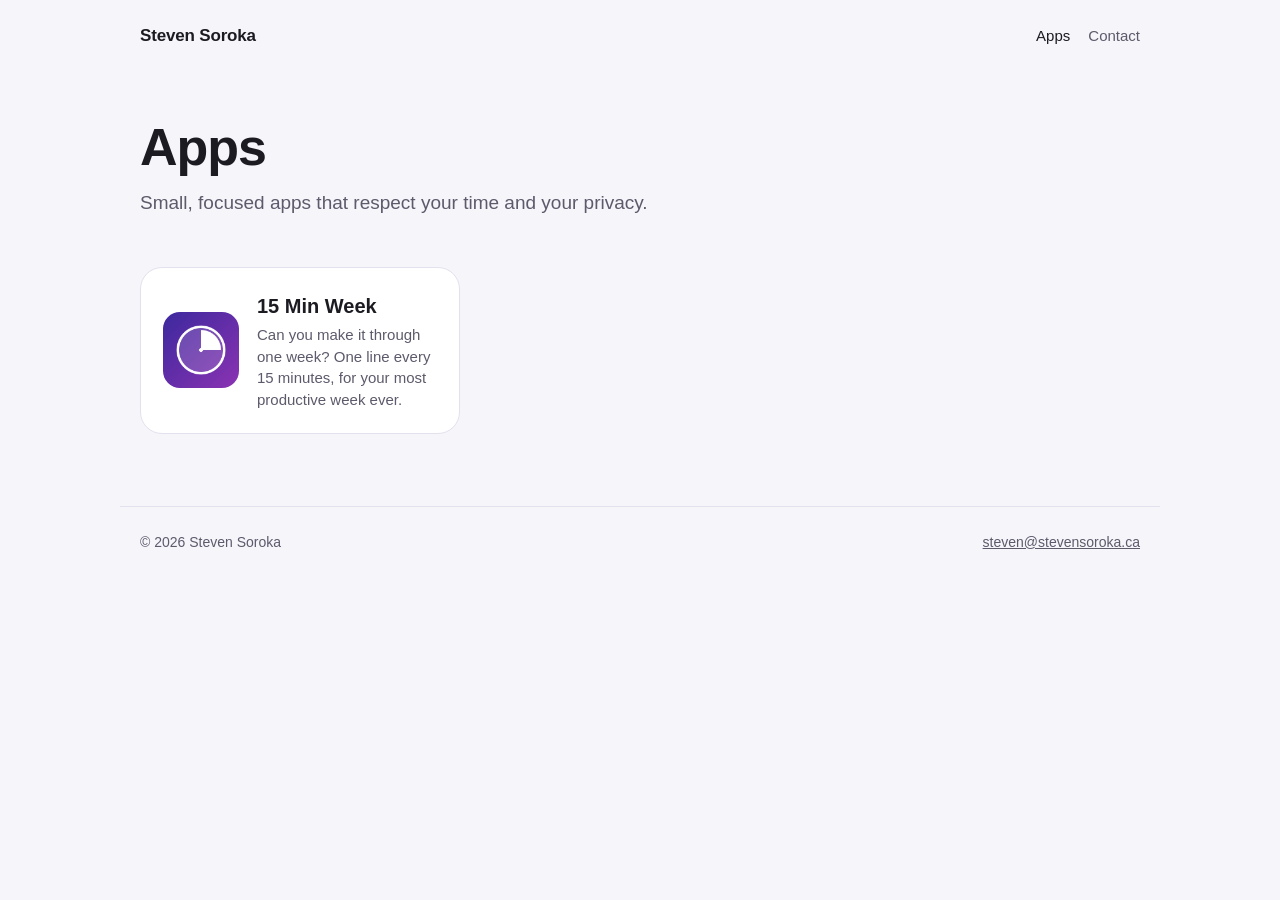
<file: index.html>
<!doctype html>
<html lang="en">
<head>
<meta charset="utf-8">
<meta name="viewport" content="width=device-width, initial-scale=1">
<title>Steven Soroka – Apps</title>
<meta name="description" content="Apps by Steven Soroka.">
<link rel="stylesheet" href="/assets/style.css">
<script src="/assets/contact.js" defer></script>
</head>
<body>
<header class="site-header">
  <div class="wrap">
    <a class="brand" href="/">Steven Soroka</a>
    <nav><a href="/" aria-current="page">Apps</a><a data-email href="/15minweek/support/">Contact</a></nav>
  </div>
</header>

<main class="wrap">
  <div class="intro">
    <h1>Apps</h1>
    <p>Small, focused apps that respect your time and your privacy.</p>
  </div>

  <div class="apps">
    <a class="app-card" href="/15minweek/">
      <img src="/15minweek/img/icon.png" alt="" width="76" height="76">
      <div>
        <h2>15 Min Week</h2>
        <p>Can you make it through one week? One line every 15 minutes, for your most productive week ever.</p>
      </div>
    </a>
  </div>
</main>

<footer class="site-footer">
  <div class="wrap">
    <span>© 2026 Steven Soroka</span>
    <a data-email data-email-text href="/15minweek/support/">Contact</a>
  </div>
</footer>
</body>
</html>
</file>
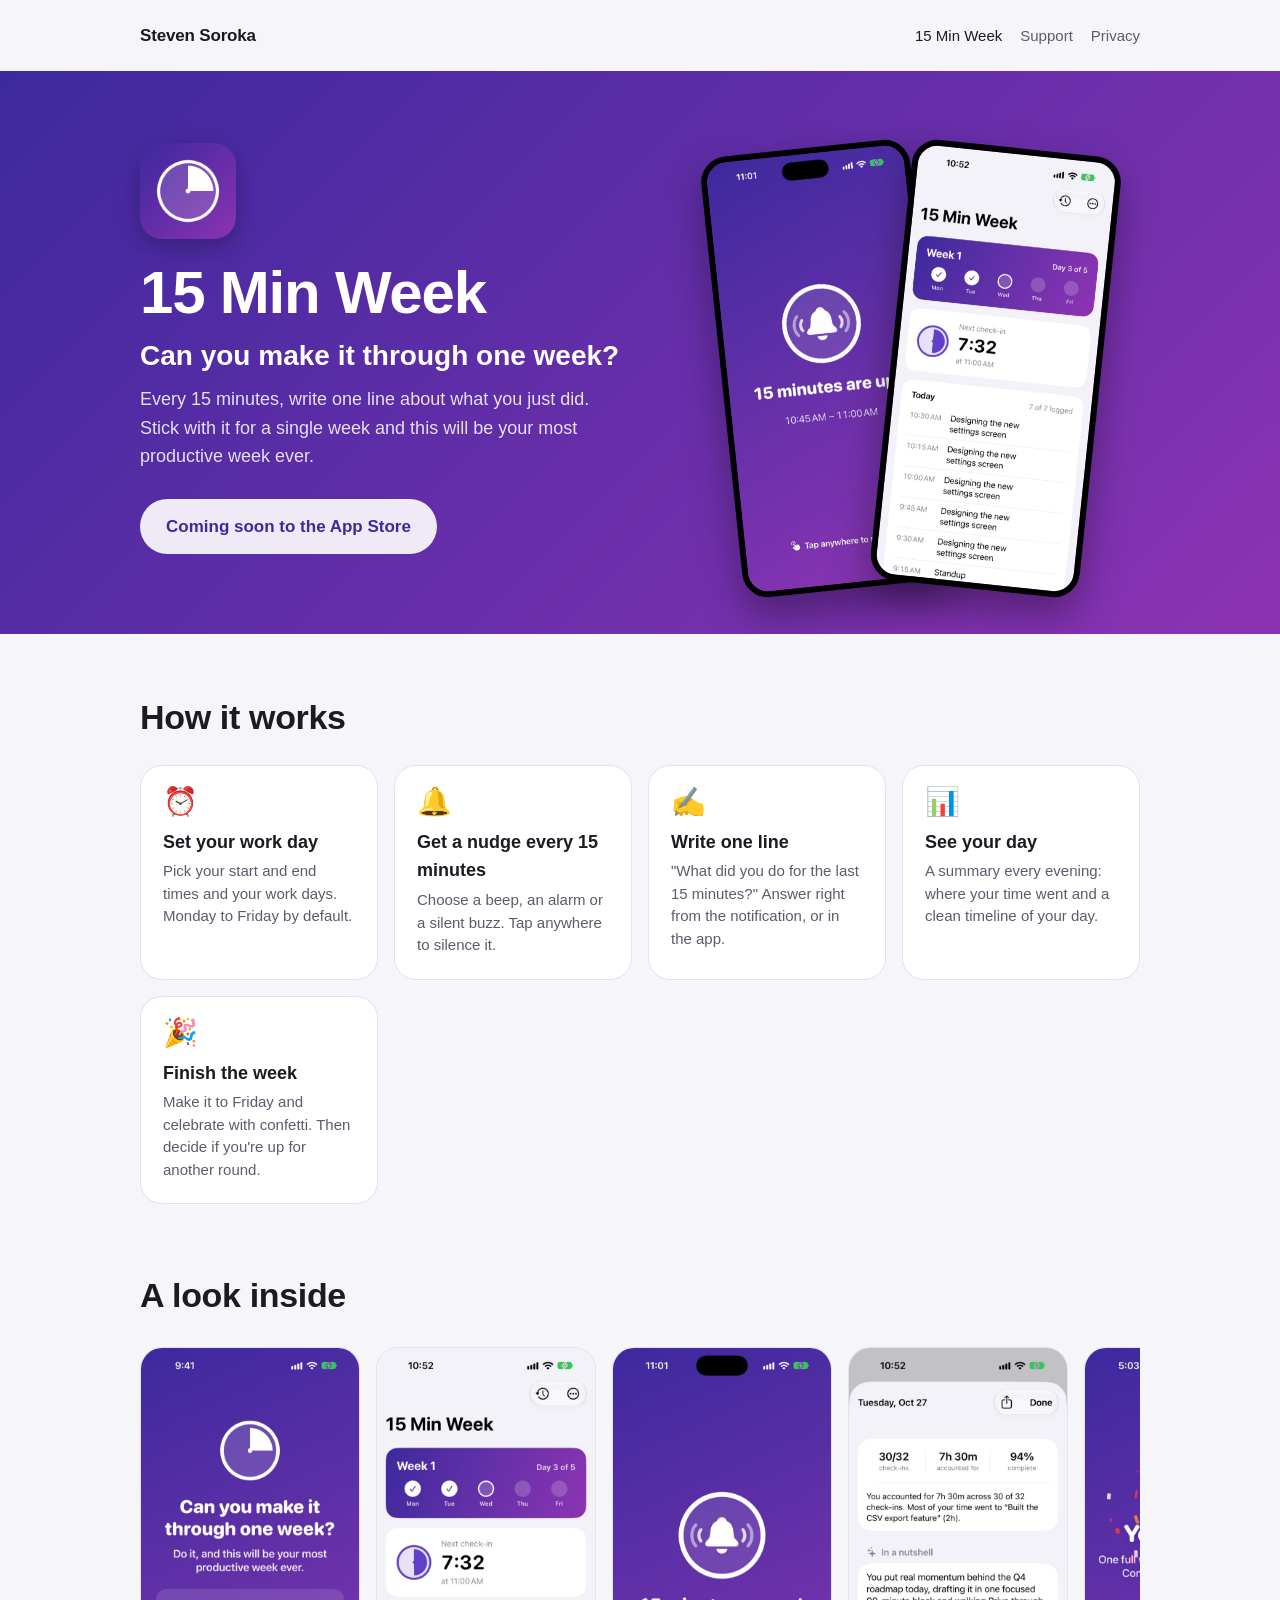
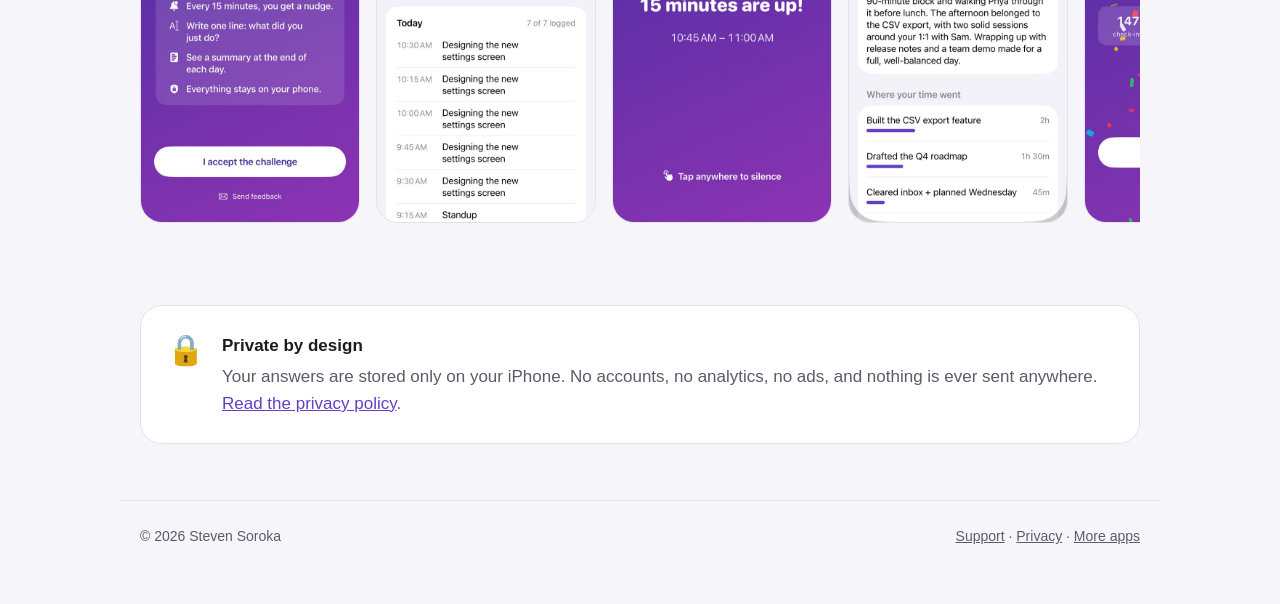
<file: 15minweek/index.html>
<!doctype html>
<html lang="en">
<head>
<meta charset="utf-8">
<meta name="viewport" content="width=device-width, initial-scale=1">
<title>15 Min Week – Your most productive week ever</title>
<meta name="description" content="Every 15 minutes, write one line about what you just did. Make it through one week and it'll be your most productive week ever. Private by design.">
<meta property="og:title" content="15 Min Week">
<meta property="og:description" content="Can you make it through one week? One line every 15 minutes.">
<meta property="og:image" content="https://stevensoroka.ca/15minweek/img/og.jpg">
<meta name="twitter:card" content="summary_large_image">
<!-- Shows the App Store banner in Safari on iPhone once the app is live. -->
<meta name="apple-itunes-app" content="app-id=6827889124">
<link rel="apple-touch-icon" href="/15minweek/img/apple-touch-icon.png">
<link rel="icon" href="/15minweek/img/apple-touch-icon.png">
<link rel="stylesheet" href="/assets/style.css">
</head>
<body>
<header class="site-header">
  <div class="wrap">
    <a class="brand" href="/">Steven Soroka</a>
    <nav><a href="/15minweek/" aria-current="page">15 Min Week</a><a href="/15minweek/support/">Support</a><a href="/15minweek/privacy/">Privacy</a></nav>
  </div>
</header>

<div class="hero">
  <div class="wrap">
    <div>
      <img class="hero-icon" src="/15minweek/img/icon.png" alt="15 Min Week app icon" width="96" height="96">
      <h1>15 Min Week</h1>
      <p class="tagline">Can you make it through one week?</p>
      <p class="lede">Every 15 minutes, write one line about what you just did. Stick with it for a single week and this will be your most productive week ever.</p>
      <!-- Once the app is approved, swap this for:
           <a class="button" href="https://apps.apple.com/app/id6827889124">Download on the App Store</a> -->
      <span class="button soon">Coming soon to the App Store</span>
    </div>
    <div class="hero-phones">
      <img src="/15minweek/img/4-ringing.jpg" alt="The check-in alert: 15 minutes are up" width="600" height="1305">
      <img src="/15minweek/img/3-home.jpg" alt="Home screen showing the week's progress, the next check-in countdown and today's log" width="600" height="1305">
    </div>
  </div>
</div>

<main class="wrap">
  <section>
    <h2>How it works</h2>
    <div class="features">
      <div class="feature"><div class="emoji">⏰</div><h3>Set your work day</h3><p>Pick your start and end times and your work days. Monday to Friday by default.</p></div>
      <div class="feature"><div class="emoji">🔔</div><h3>Get a nudge every 15 minutes</h3><p>Choose a beep, an alarm or a silent buzz. Tap anywhere to silence it.</p></div>
      <div class="feature"><div class="emoji">✍️</div><h3>Write one line</h3><p>"What did you do for the last 15 minutes?" Answer right from the notification, or in the app.</p></div>
      <div class="feature"><div class="emoji">📊</div><h3>See your day</h3><p>A summary every evening: where your time went and a clean timeline of your day.</p></div>
      <div class="feature"><div class="emoji">🎉</div><h3>Finish the week</h3><p>Make it to Friday and celebrate with confetti. Then decide if you're up for another round.</p></div>
    </div>
  </section>

  <section>
    <h2>A look inside</h2>
    <div class="gallery">
      <img src="/15minweek/img/1-intro.jpg" alt="The challenge: can you make it through one week?" width="600" height="1305" loading="lazy">
      <img src="/15minweek/img/3-home.jpg" alt="Home screen with today's log" width="600" height="1305" loading="lazy">
      <img src="/15minweek/img/4-ringing.jpg" alt="Check-in alert" width="600" height="1305" loading="lazy">
      <img src="/15minweek/img/6-summary.jpg" alt="End-of-day summary" width="600" height="1305" loading="lazy">
      <img src="/15minweek/img/7-week.jpg" alt="Week complete celebration" width="600" height="1305" loading="lazy">
    </div>
  </section>

  <section>
    <div class="callout">
      <div class="emoji">🔒</div>
      <div>
        <strong>Private by design</strong>
        <p>Your answers are stored only on your iPhone. No accounts, no analytics, no ads, and nothing is ever sent anywhere. <a href="/15minweek/privacy/">Read the privacy policy</a>.</p>
      </div>
    </div>
  </section>
</main>

<footer class="site-footer">
  <div class="wrap">
    <span>© 2026 Steven Soroka</span>
    <span><a href="/15minweek/support/">Support</a> · <a href="/15minweek/privacy/">Privacy</a> · <a href="/">More apps</a></span>
  </div>
</footer>
</body>
</html>
</file>
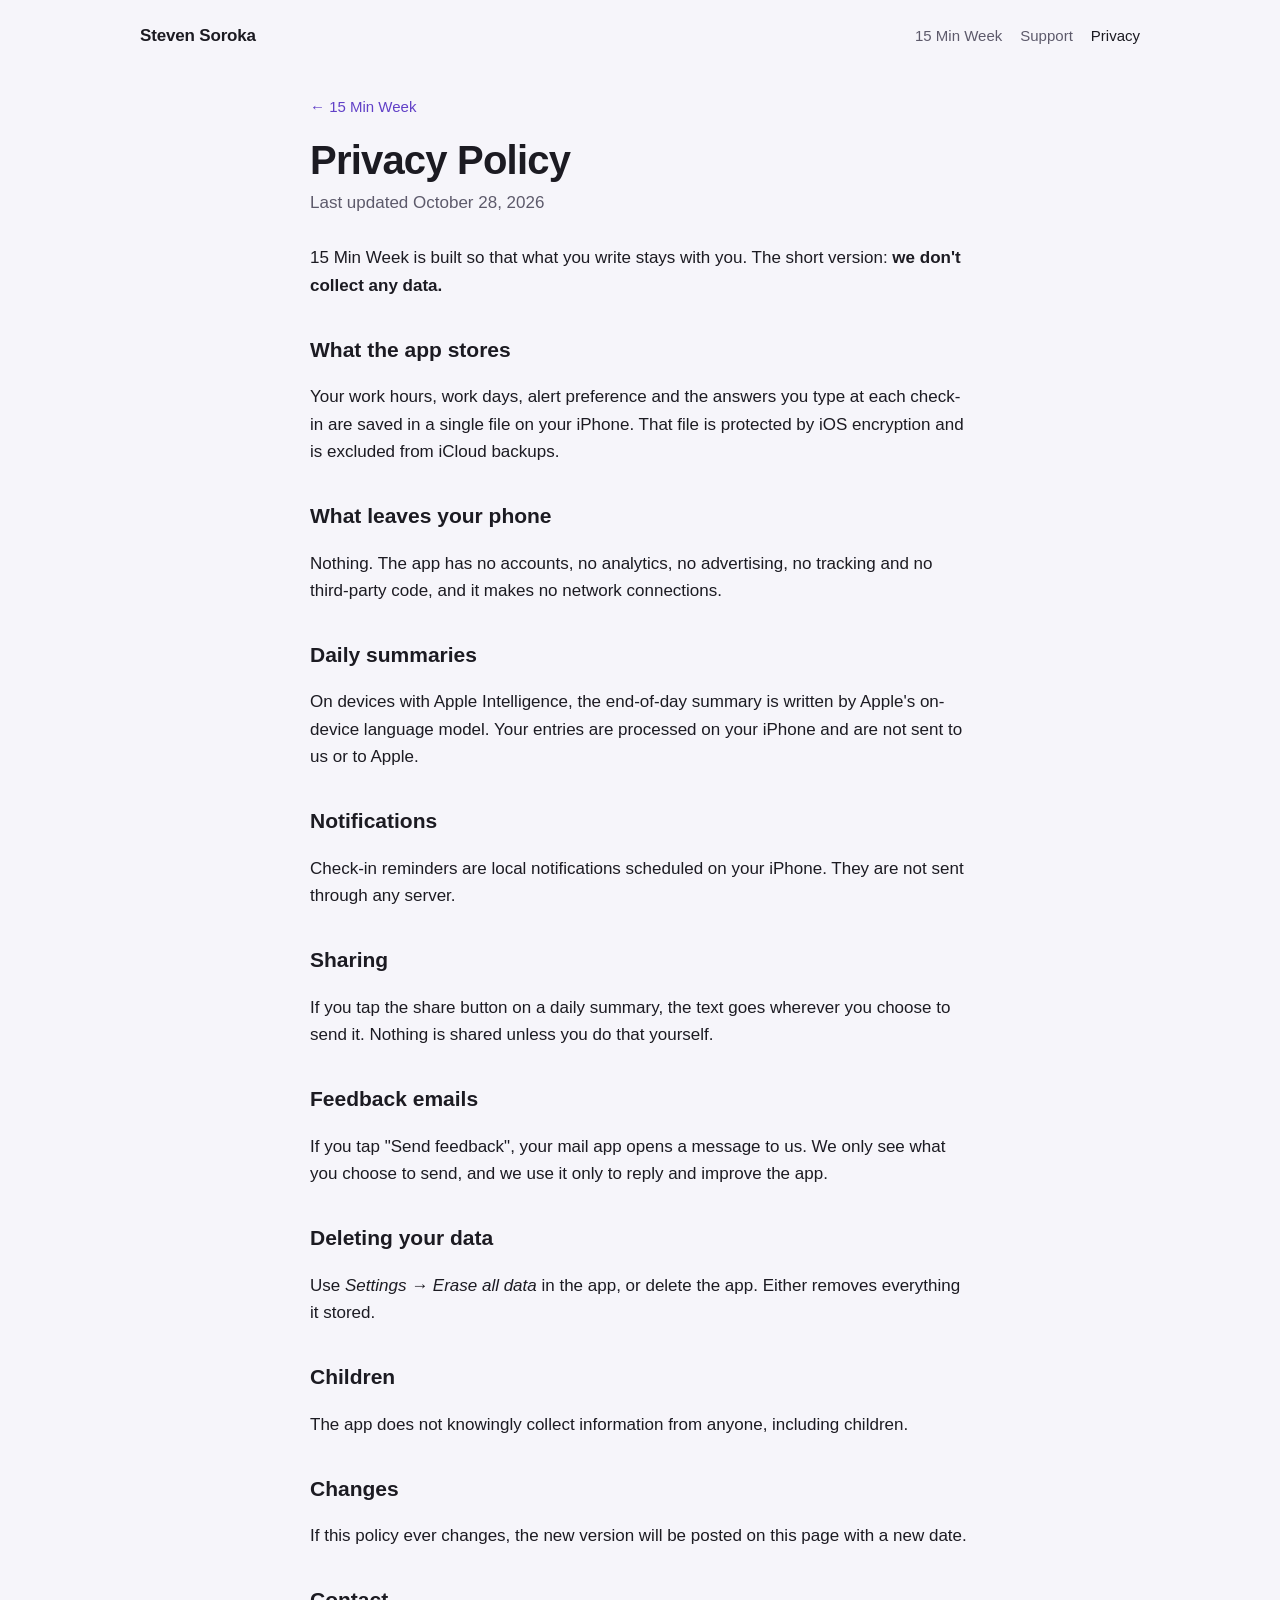
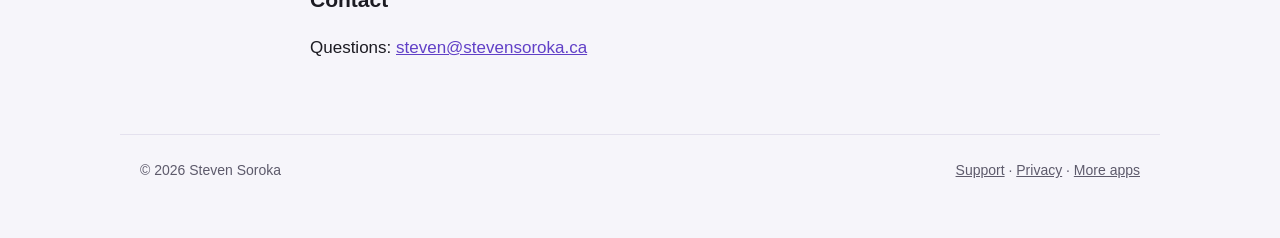
<file: 15minweek/privacy/index.html>
<!doctype html>
<html lang="en">
<head>
<meta charset="utf-8">
<meta name="viewport" content="width=device-width, initial-scale=1">
<title>Privacy Policy – 15 Min Week</title>
<meta name="description" content="15 Min Week doesn't collect any data. Everything stays on your iPhone.">
<link rel="icon" href="/15minweek/img/apple-touch-icon.png">
<link rel="stylesheet" href="/assets/style.css">
<script src="/assets/contact.js" defer></script>
</head>
<body>
<header class="site-header">
  <div class="wrap">
    <a class="brand" href="/">Steven Soroka</a>
    <nav><a href="/15minweek/">15 Min Week</a><a href="/15minweek/support/">Support</a><a href="/15minweek/privacy/" aria-current="page">Privacy</a></nav>
  </div>
</header>

<main class="wrap narrow doc">
  <div class="crumb"><a href="/15minweek/">← 15 Min Week</a></div>
  <h1>Privacy Policy</h1>
  <p class="updated">Last updated October 28, 2026</p>

  <p>15 Min Week is built so that what you write stays with you. The short version: <strong>we don't collect any data.</strong></p>

  <h2>What the app stores</h2>
  <p>Your work hours, work days, alert preference and the answers you type at each check-in are saved in a single file on your iPhone. That file is protected by iOS encryption and is excluded from iCloud backups.</p>

  <h2>What leaves your phone</h2>
  <p>Nothing. The app has no accounts, no analytics, no advertising, no tracking and no third-party code, and it makes no network connections.</p>

  <h2>Daily summaries</h2>
  <p>On devices with Apple Intelligence, the end-of-day summary is written by Apple's on-device language model. Your entries are processed on your iPhone and are not sent to us or to Apple.</p>

  <h2>Notifications</h2>
  <p>Check-in reminders are local notifications scheduled on your iPhone. They are not sent through any server.</p>

  <h2>Sharing</h2>
  <p>If you tap the share button on a daily summary, the text goes wherever you choose to send it. Nothing is shared unless you do that yourself.</p>

  <h2>Feedback emails</h2>
  <p>If you tap "Send feedback", your mail app opens a message to us. We only see what you choose to send, and we use it only to reply and improve the app.</p>

  <h2>Deleting your data</h2>
  <p>Use <em>Settings → Erase all data</em> in the app, or delete the app. Either removes everything it stored.</p>

  <h2>Children</h2>
  <p>The app does not knowingly collect information from anyone, including children.</p>

  <h2>Changes</h2>
  <p>If this policy ever changes, the new version will be posted on this page with a new date.</p>

  <h2>Contact</h2>
  <p>Questions: <a data-email data-email-text data-email-subject="15 Min Week privacy" href="/15minweek/support/">contact me</a></p>
</main>

<footer class="site-footer">
  <div class="wrap">
    <span>© 2026 Steven Soroka</span>
    <span><a href="/15minweek/support/">Support</a> · <a href="/15minweek/privacy/">Privacy</a> · <a href="/">More apps</a></span>
  </div>
</footer>
</body>
</html>
</file>
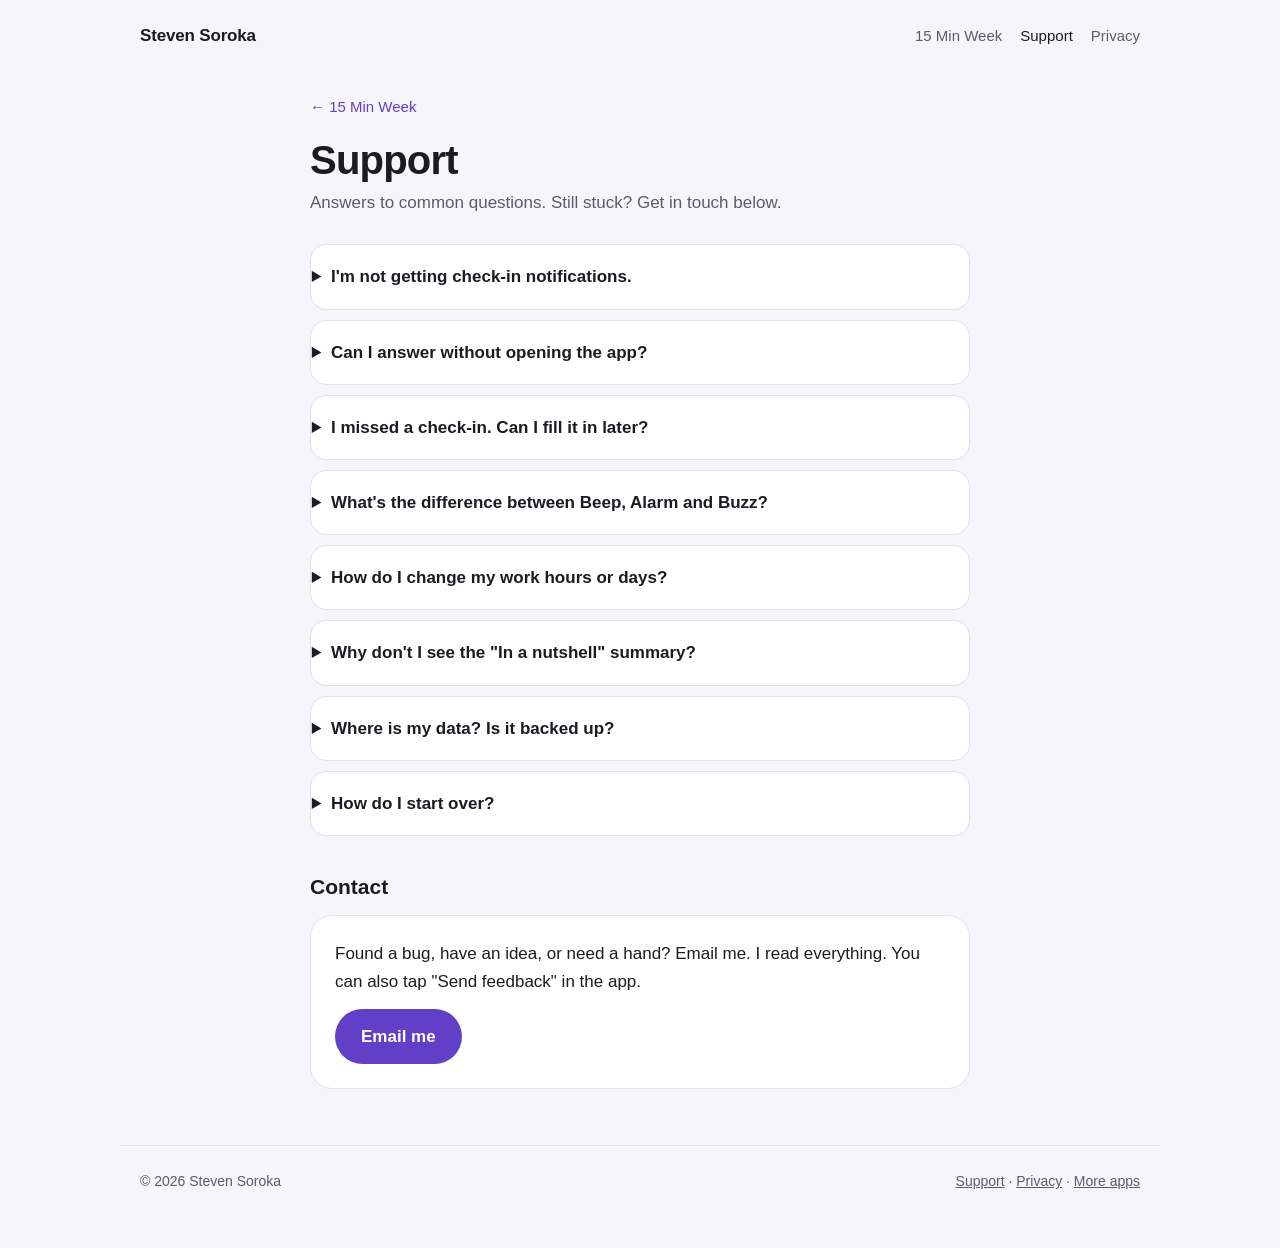
<file: 15minweek/support/index.html>
<!doctype html>
<html lang="en">
<head>
<meta charset="utf-8">
<meta name="viewport" content="width=device-width, initial-scale=1">
<title>Support – 15 Min Week</title>
<meta name="description" content="Help and answers for 15 Min Week.">
<link rel="icon" href="/15minweek/img/apple-touch-icon.png">
<link rel="stylesheet" href="/assets/style.css">
<script src="/assets/contact.js" defer></script>
</head>
<body>
<header class="site-header">
  <div class="wrap">
    <a class="brand" href="/">Steven Soroka</a>
    <nav><a href="/15minweek/">15 Min Week</a><a href="/15minweek/support/" aria-current="page">Support</a><a href="/15minweek/privacy/">Privacy</a></nav>
  </div>
</header>

<main class="wrap narrow doc">
  <div class="crumb"><a href="/15minweek/">← 15 Min Week</a></div>
  <h1>Support</h1>
  <p class="updated">Answers to common questions. Still stuck? Get in touch below.</p>

  <div class="faq">
    <details>
      <summary>I'm not getting check-in notifications.</summary>
      <p>Check that notifications are allowed in Settings → 15 Min Week → Notifications, and that the current time is within your work hours on one of your work days. If you use a Focus mode, add 15 Min Week to its allowed apps or turn on Time Sensitive notifications for it. Also open the app at least every couple of days: iOS only lets an app schedule a limited number of reminders ahead, and opening the app tops them up.</p>
    </details>
    <details>
      <summary>Can I answer without opening the app?</summary>
      <p>Yes. When a check-in arrives, press and hold the notification (or swipe down on it), type what you did and tap Save.</p>
    </details>
    <details>
      <summary>I missed a check-in. Can I fill it in later?</summary>
      <p>Yes. On the home screen, tap any empty slot in today's log ("Tap to fill in") and add what you were doing.</p>
    </details>
    <details>
      <summary>What's the difference between Beep, Alarm and Buzz?</summary>
      <p>Beep plays a short double beep. Alarm plays a longer alarm, and while the app is open it keeps going until you tap the screen. Buzz is silent and only vibrates, so make sure vibration is turned on in your iPhone's Sounds &amp; Haptics settings. With your ringer switched to silent, Beep and Alarm won't make a sound unless the app is open.</p>
    </details>
    <details>
      <summary>How do I change my work hours or days?</summary>
      <p>Tap ⋯ → Settings. New times and alert styles apply right away. If your week is already under way, new work days apply from your next week.</p>
    </details>
    <details>
      <summary>Why don't I see the "In a nutshell" summary?</summary>
      <p>That written recap is generated on your iPhone by Apple Intelligence, so it only appears on devices that support Apple Intelligence and have it turned on. Everyone gets the stats, the "where your time went" breakdown and the timeline.</p>
    </details>
    <details>
      <summary>Where is my data? Is it backed up?</summary>
      <p>Your answers are stored only on your iPhone and are deliberately left out of iCloud backups, so they never leave your device. That also means deleting the app, or moving to a new phone, starts you fresh. To keep a day's summary, use the share button on the summary screen.</p>
    </details>
    <details>
      <summary>How do I start over?</summary>
      <p>Tap ⋯ → Settings → Erase all data. This removes every check-in and takes you back to the challenge screen.</p>
    </details>
  </div>

  <h2 id="contact">Contact</h2>
  <div class="contact-box">
    <p>Found a bug, have an idea, or need a hand? Email me. I read everything. You can also tap "Send feedback" in the app.</p>
    <a class="button" data-email data-email-subject="15 Min Week support" href="#contact">Email me</a>
    <noscript><p>Email: steven [at] stevensoroka [dot] ca</p></noscript>
  </div>
</main>

<footer class="site-footer">
  <div class="wrap">
    <span>© 2026 Steven Soroka</span>
    <span><a href="/15minweek/support/">Support</a> · <a href="/15minweek/privacy/">Privacy</a> · <a href="/">More apps</a></span>
  </div>
</footer>
</body>
</html>
</file>
<file: assets/style.css>
:root {
  --bg: #f6f5fa;
  --surface: #ffffff;
  --fg: #1c1b22;
  --muted: #5d5a6b;
  --line: #e4e1ee;
  --accent: #6140c7;
  --deep: #3d299e;
  --bright: #8c33b3;
  --radius: 22px;
}
@media (prefers-color-scheme: dark) {
  :root {
    --bg: #121019;
    --surface: #1c1926;
    --fg: #eeeaf7;
    --muted: #aaa4bd;
    --line: #2d2939;
    --accent: #a38aff;
  }
}

* { box-sizing: border-box; }
html { -webkit-text-size-adjust: 100%; }
body {
  margin: 0;
  background: var(--bg);
  color: var(--fg);
  font: 17px/1.6 -apple-system, BlinkMacSystemFont, "SF Pro Text", "Segoe UI", Roboto, sans-serif;
}
a { color: var(--accent); }
img { max-width: 100%; height: auto; display: block; }

.wrap { max-width: 1040px; margin: 0 auto; padding: 0 20px; }
.narrow { max-width: 700px; }

/* Header / footer */
.site-header { padding: 22px 0; }
.site-header .wrap { display: flex; flex-wrap: wrap; align-items: center; justify-content: space-between; gap: 8px 16px; }
.brand { font-weight: 700; color: var(--fg); text-decoration: none; letter-spacing: -0.01em; }
.site-header nav { display: flex; gap: 18px; font-size: 15px; }
.site-header nav a { color: var(--muted); text-decoration: none; }
.site-header nav a:hover, .site-header nav a[aria-current="page"] { color: var(--fg); }
.site-footer { padding: 48px 0 56px; color: var(--muted); font-size: 14px; }
.site-footer .wrap { border-top: 1px solid var(--line); padding-top: 24px; display: flex; flex-wrap: wrap; gap: 8px 20px; justify-content: space-between; }
.site-footer a { color: var(--muted); }

/* Home */
.intro { padding: 48px 0 24px; }
.intro h1 { font-size: clamp(34px, 6vw, 52px); line-height: 1.1; letter-spacing: -0.02em; margin: 0 0 12px; }
.intro p { color: var(--muted); font-size: 19px; margin: 0; max-width: 560px; }
.apps { display: grid; grid-template-columns: repeat(auto-fill, minmax(300px, 1fr)); gap: 20px; padding: 24px 0; }
.app-card {
  display: flex; gap: 18px; align-items: center;
  background: var(--surface); border: 1px solid var(--line); border-radius: var(--radius);
  padding: 22px; color: inherit; text-decoration: none;
  transition: transform 0.15s ease, box-shadow 0.15s ease;
}
.app-card:hover { transform: translateY(-2px); box-shadow: 0 10px 30px rgba(40, 20, 100, 0.12); }
.app-card img { width: 76px; height: 76px; border-radius: 17px; flex: none; }
.app-card h2 { font-size: 20px; margin: 0 0 2px; }
.app-card p { margin: 0; color: var(--muted); font-size: 15px; line-height: 1.45; }

/* App hero */
.hero {
  background: linear-gradient(135deg, var(--deep), var(--bright));
  color: #fff;
  padding: 56px 0 64px;
  overflow: hidden;
}
.hero .wrap { display: grid; grid-template-columns: 1.1fr 1fr; gap: 40px; align-items: center; }
.hero-icon { width: 96px; height: 96px; border-radius: 22px; box-shadow: 0 8px 24px rgba(0, 0, 0, 0.25); margin-bottom: 22px; }
.hero h1 { font-size: clamp(38px, 6vw, 60px); line-height: 1.05; letter-spacing: -0.02em; margin: 0 0 14px; }
.hero .tagline { font-size: clamp(22px, 3vw, 28px); font-weight: 700; line-height: 1.25; margin: 0 0 12px; }
.hero .lede { font-size: 18px; opacity: 0.85; margin: 0 0 28px; max-width: 460px; }
.button {
  display: inline-block; background: #fff; color: var(--deep);
  font-weight: 700; text-decoration: none; padding: 14px 26px; border-radius: 999px;
}
.button.soon { opacity: 0.9; cursor: default; }
.hero-phones { display: flex; justify-content: center; gap: 0; }
.hero-phones img {
  width: 46%; border-radius: 26px; border: 6px solid #000;
  box-shadow: 0 18px 40px rgba(0, 0, 0, 0.35);
}
.hero-phones img:first-child { transform: rotate(-6deg) translate(18px, 22px); }
.hero-phones img:last-child { transform: rotate(6deg) translate(-18px, 22px); z-index: 1; }

/* Sections */
section { padding: 56px 0 8px; }
section h2 { font-size: clamp(26px, 4vw, 34px); letter-spacing: -0.01em; margin: 0 0 20px; }
.features { display: grid; grid-template-columns: repeat(auto-fit, minmax(220px, 1fr)); gap: 16px; }
.feature { background: var(--surface); border: 1px solid var(--line); border-radius: var(--radius); padding: 22px; }
.feature .emoji { font-size: 28px; line-height: 1; }
.feature h3 { font-size: 18px; margin: 12px 0 4px; }
.feature p { margin: 0; color: var(--muted); font-size: 15px; line-height: 1.5; }
.gallery { display: flex; gap: 16px; overflow-x: auto; padding: 4px 2px 18px; scroll-snap-type: x mandatory; }
.gallery img { width: 220px; flex: none; border-radius: 22px; border: 1px solid var(--line); scroll-snap-align: start; }
.callout {
  background: var(--surface); border: 1px solid var(--line); border-radius: var(--radius);
  padding: 26px; display: flex; gap: 18px; align-items: flex-start;
}
.callout .emoji { font-size: 30px; line-height: 1.2; }
.callout p { margin: 4px 0 0; color: var(--muted); }

/* Document pages (privacy, support) */
.doc { padding-top: 24px; padding-bottom: 8px; }
.doc .crumb { font-size: 15px; margin-bottom: 18px; }
.doc .crumb a { text-decoration: none; }
.doc h1 { font-size: clamp(30px, 5vw, 40px); line-height: 1.15; letter-spacing: -0.02em; margin: 0 0 6px; }
.doc .updated { color: var(--muted); margin: 0 0 28px; }
.doc h2 { font-size: 21px; margin: 34px 0 6px; }
.doc p, .doc li { color: var(--fg); }
.faq details { background: var(--surface); border: 1px solid var(--line); border-radius: 16px; padding: 4px 20px; margin-bottom: 10px; }
.faq summary { cursor: pointer; font-weight: 600; padding: 14px 0; list-style-position: outside; }
.faq details p { margin: 0 0 16px; color: var(--muted); }
.contact-box { background: var(--surface); border: 1px solid var(--line); border-radius: var(--radius); padding: 24px; margin-top: 12px; }
.contact-box p { margin: 0 0 14px; }
.contact-box .button { background: var(--accent); color: #fff; }

@media (max-width: 760px) {
  .hero { padding: 36px 0 48px; }
  .hero .wrap { grid-template-columns: 1fr; gap: 36px; }
  .hero-phones img { width: 44%; border-radius: 20px; border-width: 5px; }
  .site-header nav { gap: 14px; }
}
</file>
